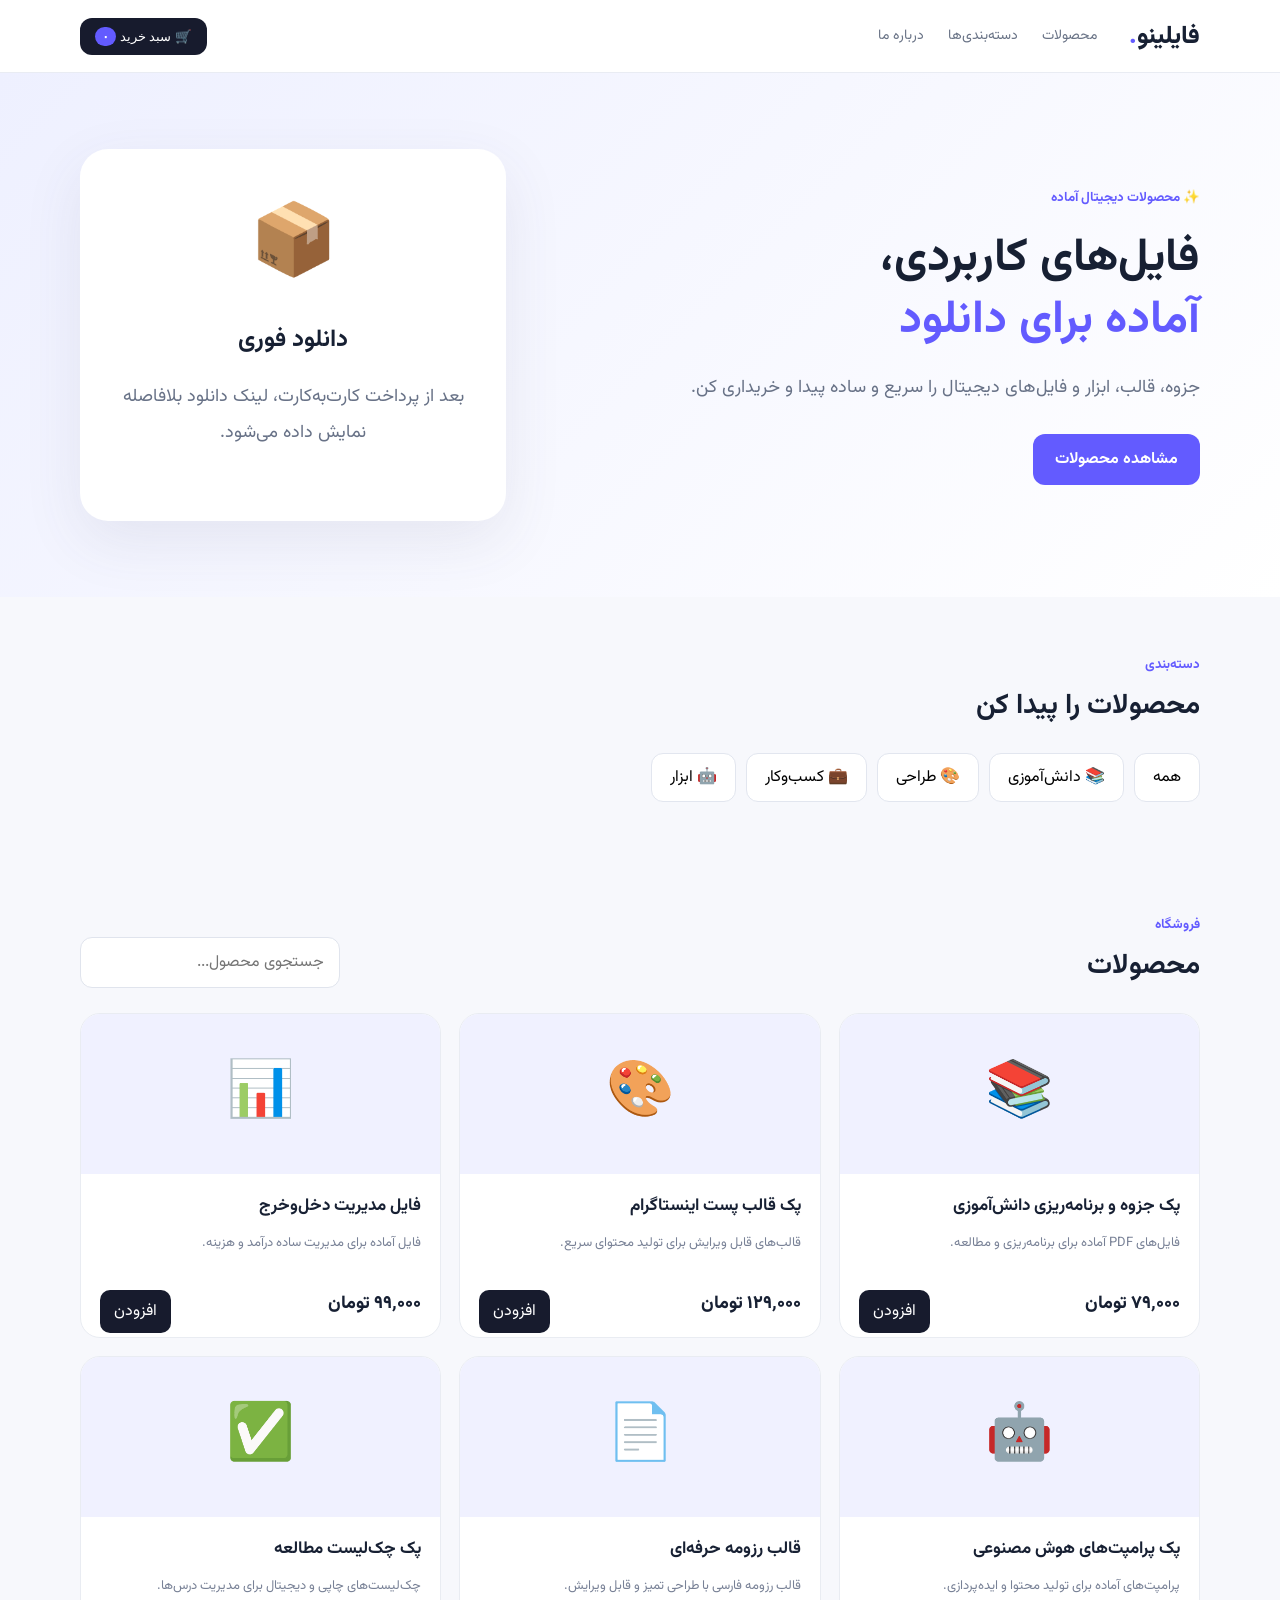
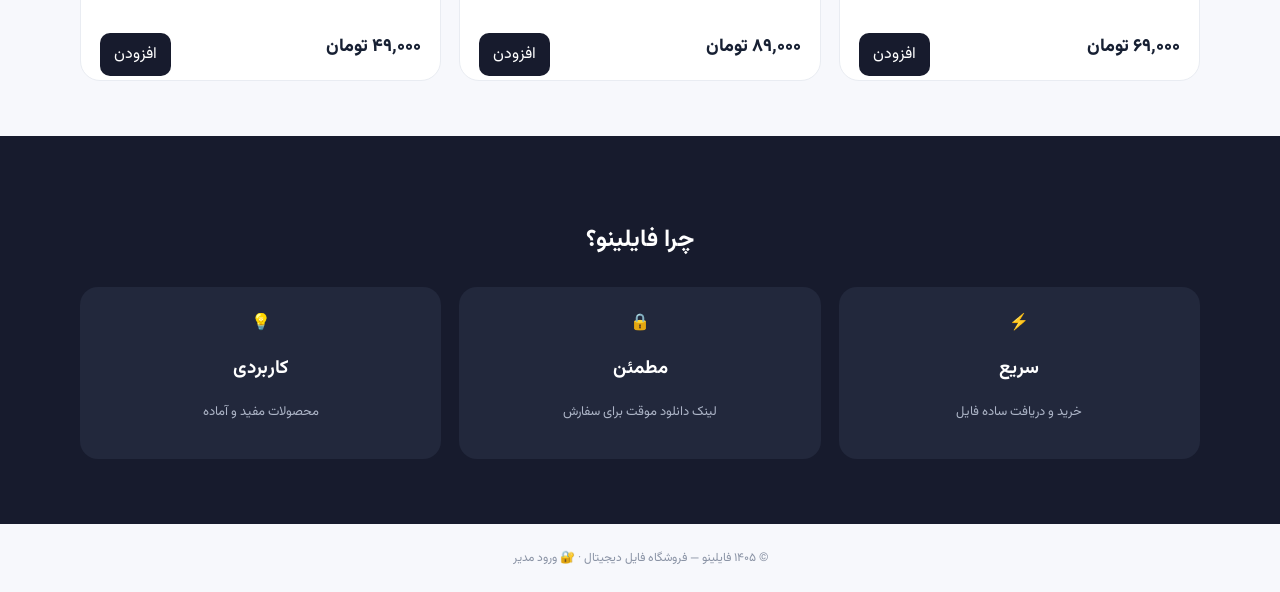
<file: index.html>
<!doctype html><html lang="fa" dir="rtl"><head><meta charset="UTF-8"><meta name="viewport" content="width=device-width,initial-scale=1"><title>فایلینو | فروشگاه فایل دیجیتال</title><meta name="description" content="فروشگاه فایل‌های دیجیتال، آموزشی و کاربردی"><link rel="stylesheet" href="style.css"></head><body><header><div class="nav"><a class="logo" href="#">فایلینو<span>.</span></a><nav><a href="#products">محصولات</a><a href="#categories">دسته‌بندی‌ها</a><a href="#about">درباره ما</a></nav><button onclick="openCart()">🛒 سبد خرید <b id="count">۰</b></button></div></header><main><section class="hero"><div><small>✨ محصولات دیجیتال آماده</small><h1>فایل‌های کاربردی،<br><strong>آماده برای دانلود</strong></h1><p>جزوه، قالب، ابزار و فایل‌های دیجیتال را سریع و ساده پیدا و خریداری کن.</p><a class="cta" href="#products">مشاهده محصولات</a></div><div class="heroCard"><div>📦</div><h2>دانلود فوری</h2><p>بعد از پرداخت کارت‌به‌کارت، لینک دانلود بلافاصله نمایش داده می‌شود.</p></div></section><section id="categories" class="section"><small>دسته‌بندی</small><h2>محصولات را پیدا کن</h2><div class="cats"><button onclick="filter('all')">همه</button><button onclick="filter('study')">📚 دانش‌آموزی</button><button onclick="filter('design')">🎨 طراحی</button><button onclick="filter('business')">💼 کسب‌وکار</button><button onclick="filter('tools')">🤖 ابزار</button></div></section><section id="products" class="section"><div class="head"><div><small>فروشگاه</small><h2>محصولات</h2></div><input class="search" id="search" placeholder="جستجوی محصول..." oninput="render()"></div><div id="grid" class="grid"></div></section><section id="about" class="about"><h2>چرا فایلینو؟</h2><div class="features"><div>⚡<h3>سریع</h3><p>خرید و دریافت ساده فایل</p></div><div>🔒<h3>مطمئن</h3><p>لینک دانلود موقت برای سفارش</p></div><div>💡<h3>کاربردی</h3><p>محصولات مفید و آماده</p></div></div></section></main><div id="modal" class="modal" onclick="closeCart(event)"><div class="box" onclick="event.stopPropagation()"><button class="x" onclick="closeCart()">×</button><div id="cartView"><h2>🛒 سبد خرید</h2><div id="items"></div><h3 id="total">جمع: ۰ تومان</h3><button class="pay" onclick="checkout()">ادامه و پرداخت کارت‌به‌کارت</button></div><div id="checkoutView" style="display:none"><h2>💳 اطلاعات خریدار</h2><p>اطلاعات زیر را وارد کن تا سفارش ثبت شود.</p><input id="customerName" class="checkout-input" placeholder="نام و نام خانوادگی"><input id="customerMobile" class="checkout-input" placeholder="شماره موبایل (مثلاً 0912...)" inputmode="tel"><input id="customerEmail" class="checkout-input" placeholder="ایمیل (اختیاری)" type="email"><h3>پرداخت کارت‌به‌کارت</h3><div id="cardTransferBox" class="card-transfer"><p><b>شماره کارت فروشنده</b></p><div id="cardInfo">شماره کارت فروشنده</div><p>بعد از ثبت سفارش، مبلغ سفارش را به این کارت واریز کن. سپس روی «ثبت پرداخت و دریافت فایل» بزن.</p><button class="pay" onclick="submitCardTransfer()">ثبت پرداخت و دریافت فایل</button></div><button class="back" onclick="showCart()">بازگشت به سبد</button><p id="checkoutMsg" class="checkout-msg"></p></div><div id="cardSuccessView" style="display:none"><h2>🎉 پرداخت ثبت شد</h2><p id="cardSuccessText"></p><div id="cardDownloads"></div><button class="back" onclick="closeCart()">بستن</button></div><div id="successView" style="display:none"><h2>🎉 پرداخت موفق بود</h2><p id="successText">سفارش شما با موفقیت ثبت شد.</p><div id="downloads"></div></div></div></div><footer>© ۱۴۰۵ فایلینو — فروشگاه فایل دیجیتال · <a href="admin.html">🔐 ورود مدیر</a></footer><script src="script.js"></script><script src="instant.js"></script></body></html>
</file>
<file: style.css>
@import url('https://fonts.googleapis.com/css2?family=Vazirmatn:wght@400;500;600;700;800&display=swap');*{box-sizing:border-box}body{margin:0;font-family:Vazirmatn,Arial,sans-serif;background:#f7f8fc;color:#172033}a{text-decoration:none;color:inherit}.nav{width:min(1120px,92%);height:72px;margin:auto;display:flex;align-items:center;gap:32px}.header,header{background:#fff;border-bottom:1px solid #e9ecf3;position:sticky;top:0;z-index:10}.logo{font-size:25px;font-weight:800}.logo span{color:#635bff}.nav nav{display:flex;gap:24px;color:#697386;font-size:14px}.nav button{margin-right:auto;border:0;background:#171b2d;color:white;border-radius:12px;padding:11px 15px;cursor:pointer}.nav button b{background:#635bff;padding:2px 7px;border-radius:20px}.hero{padding:76px max(4%,calc((100% - 1120px)/2));background:linear-gradient(135deg,#eef0ff,#fff);display:grid;grid-template-columns:1.5fr 1fr;gap:55px;align-items:center}.hero small,.section>small,.head small{color:#635bff;font-weight:700}.hero h1{font-size:46px;line-height:1.35;margin:18px 0}.hero h1 strong{color:#635bff}.hero p{font-size:18px;color:#687287;line-height:2;margin-bottom:28px}.cta,.pay{display:inline-block;background:#635bff;color:#fff;border:0;border-radius:12px;padding:13px 22px;font:inherit;font-weight:700;cursor:pointer}.heroCard{background:#fff;padding:42px;border-radius:28px;box-shadow:0 20px 60px #4b4b6b18;text-align:center}.heroCard div{font-size:70px}.section{width:min(1120px,92%);margin:auto;padding:55px 0}.section h2{font-size:28px;margin:7px 0 25px}.cats{display:flex;gap:10px;flex-wrap:wrap}.cats button{background:#fff;border:1px solid #e2e6ef;padding:11px 18px;border-radius:12px;font:inherit;cursor:pointer}.cats button:hover{border-color:#635bff;color:#635bff}.head{display:flex;justify-content:space-between;align-items:end;margin-bottom:25px}.head h2{margin-bottom:0}.search{width:260px;border:1px solid #e0e4ed;border-radius:12px;padding:12px 15px;font:inherit;outline:none;background:#fff}.grid{display:grid;grid-template-columns:repeat(3,1fr);gap:18px}.product{background:#fff;border:1px solid #e9ecf2;border-radius:20px;overflow:hidden}.product-img{height:160px;display:grid;place-items:center;font-size:55px;background:#f0f1ff}.product-body{padding:19px}.product h3{margin:0 0 8px;font-size:17px}.product p{color:#788196;font-size:13px;line-height:1.8;min-height:45px}.price{font-weight:800;font-size:18px}.buy{float:left;background:#171b2d;color:#fff;border:0;border-radius:10px;padding:9px 14px;cursor:pointer;font:inherit}.about{padding:65px 4%;background:#171b2d;color:white;text-align:center}.features{width:min(1120px,100%);margin:28px auto 0;display:grid;grid-template-columns:repeat(3,1fr);gap:18px}.features div{background:#22283c;border-radius:18px;padding:24px}.features span{font-size:35px}.features p{color:#adb5c7;font-size:13px}footer{padding:25px;text-align:center;color:#8a93a5;font-size:12px}.modal{display:none;position:fixed;inset:0;background:#0008;z-index:30;padding:20px}.modal.show{display:grid;place-items:center}.box{background:white;width:min(500px,100%);border-radius:22px;padding:25px;position:relative;max-height:85vh;overflow:auto}.x{position:absolute;left:18px;top:12px;border:0;background:none;font-size:30px;cursor:pointer}.cart-row{display:flex;justify-content:space-between;gap:10px;padding:15px 0;border-bottom:1px solid #eee}.remove{border:0;background:#fee2e2;color:#b91c1c;border-radius:8px;padding:5px 8px}.pay{width:100%}@media(max-width:750px){.nav nav{display:none}.hero{grid-template-columns:1fr;padding-top:50px;padding-bottom:50px}.hero h1{font-size:34px}.grid{grid-template-columns:1fr 1fr}.features{grid-template-columns:1fr}.head{align-items:stretch;gap:15px;flex-direction:column}.search{width:100%}}@media(max-width:480px){.grid{grid-template-columns:1fr}.nav{gap:10px}.nav button{padding:9px 10px;font-size:12px}}
</file>
